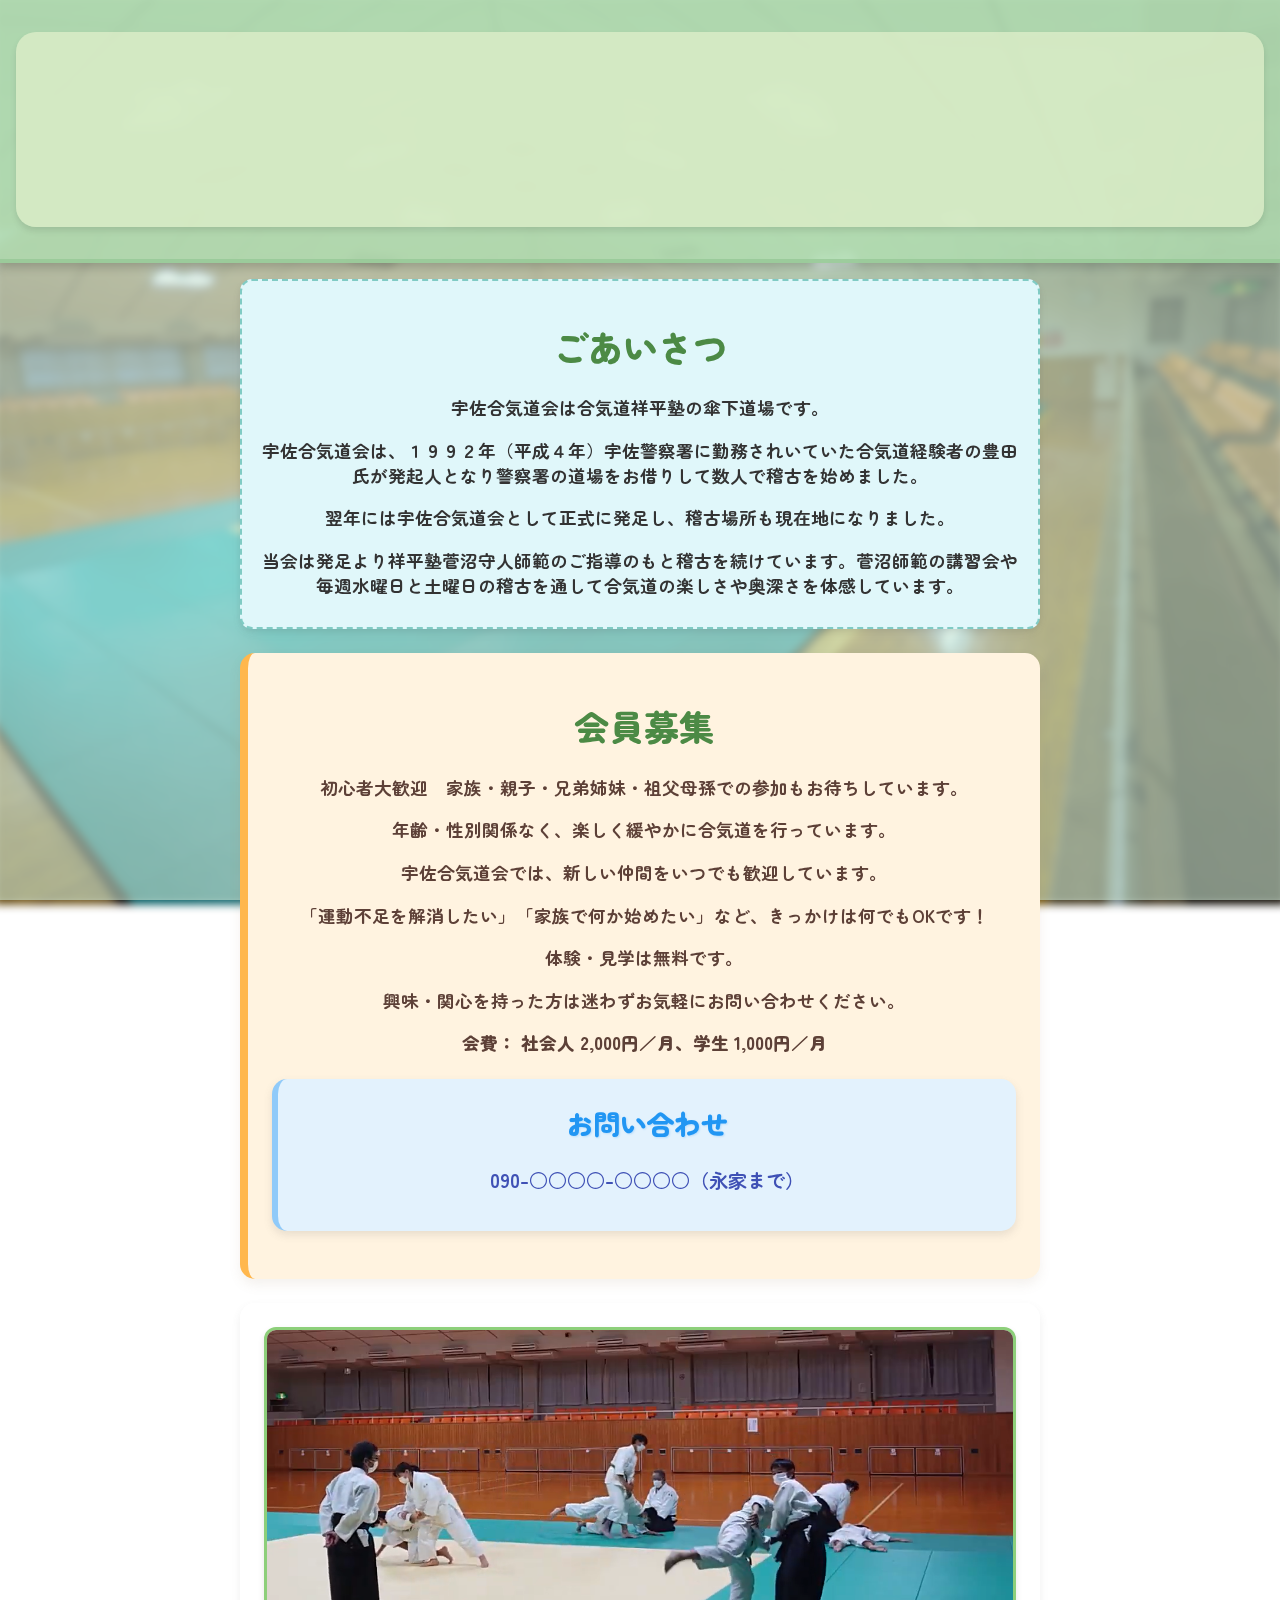
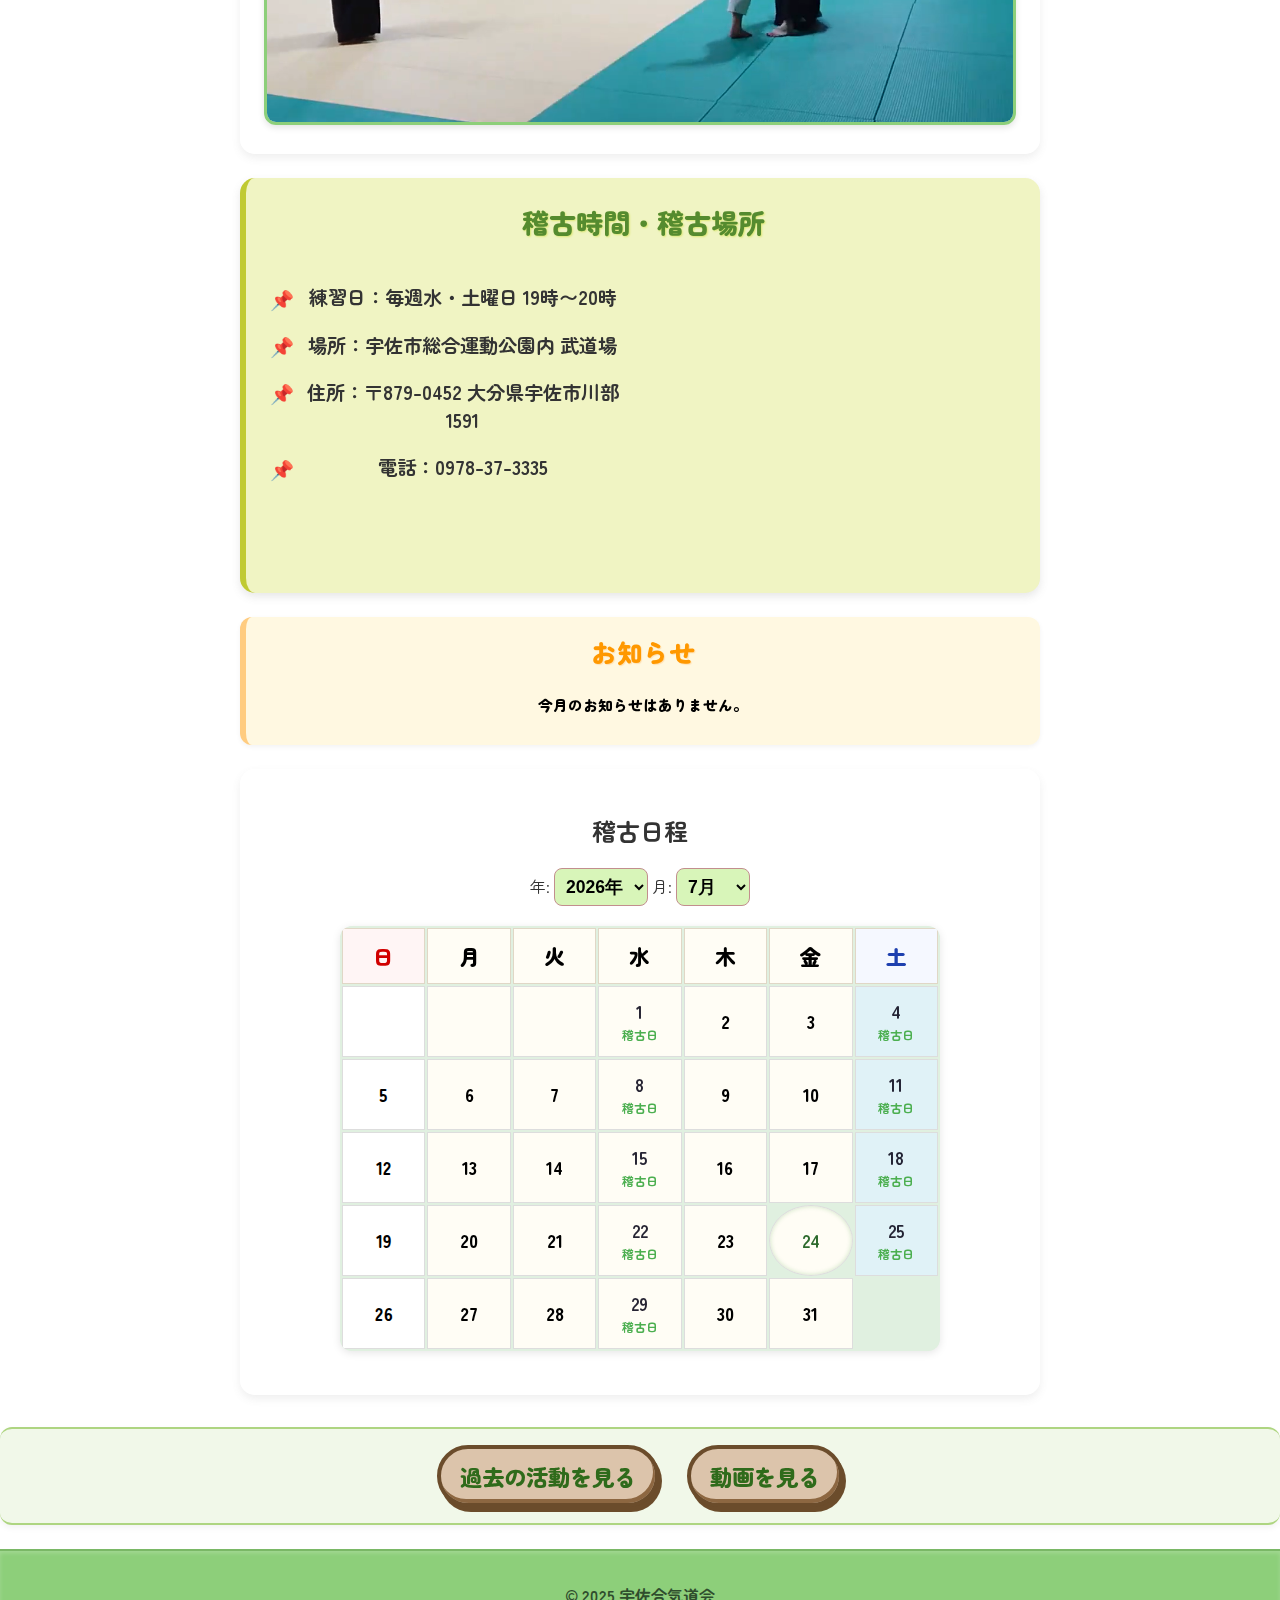
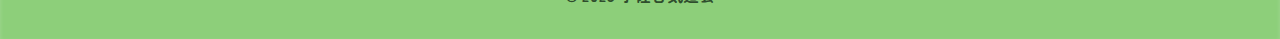
<file: index.html>
<!DOCTYPE html>
<html lang="ja">
<head>
    <meta charset="UTF-8" />
    <meta name="viewport" content="width=device-width, initial-scale=1.0"/>
    <title>メイン｜宇佐合気道会</title>
    <link rel="stylesheet" href="style.css" />
    <!-- Google Fonts: Kiwi Maru と Zen Maru Gothic の両方を読み込みます -->
    <link rel="preconnect" href="https://fonts.googleapis.com">
    <link rel="preconnect" href="https://fonts.gstatic.com" crossorigin>
    <link href="https://fonts.googleapis.com/css2?family=Kiwi+Maru:wght@300;400;500&family=Zen+Maru+Gothic:wght@300;400;500;700&display=swap" rel="stylesheet">
</head>
<body>
    <header>
        <div class="header-container">
            <div class="title-text">
                <div id="main-title">
                    <span class="char-block color-orange">宇</span>
                    <span class="char-block color-green">佐</span>
                    <span class="char-block color-blue">合</span>
                    <span class="char-block color-pink">気</span>
                    <span class="char-block color-yellow">道</span>
                    <span class="char-block color-purple">会</span>
                </div>
                <div id="sub-title">
                    <span class="char-block color-pink">ホームページにようこそ</span>
                </div>
            </div>
        </div>
    </header>
    
    <main>
        <section class="introduction">
            <h1>ごあいさつ</h1>
            <p>宇佐合気道会は合気道祥平塾の傘下道場です。</p>
            <p>宇佐合気道会は、１９９２年（平成４年）宇佐警察署に勤務されいていた合気道経験者の豊田氏が発起人となり警察署の道場をお借りして数人で稽古を始めました。</p>
            <p>翌年には宇佐合気道会として正式に発足し、稽古場所も現在地になりました。</p>
            <p>当会は発足より祥平塾菅沼守人師範のご指導のもと稽古を続けています。菅沼師範の講習会や毎週水曜日と土曜日の稽古を通して合気道の楽しさや奥深さを体感しています。</p>
            
            
        </section>
    </main> <!-- mainタグをここで閉じます。「活動紹介」と「会員募集」の間に背景が見えるようになります -->

    <!-- 各セクション間に背景が見えるようにするため、ここからmainタグの外に配置します -->

    <section class="recruit content-block"> <!-- content-blockクラスを適用 -->
        <h1>会員募集</h1>
        <p>初心者大歓迎　家族・親子・兄弟姉妹・祖父母孫での参加もお待ちしています。</p>
        <p>年齢・性別関係なく、楽しく緩やかに合気道を行っています。</p>
        <p>宇佐合気道会では、新しい仲間をいつでも歓迎しています。</p>
        <p>「運動不足を解消したい」「家族で何か始めたい」など、きっかけは何でもOKです！</p>
        <p>体験・見学は無料です。</p>
        <p>興味・関心を持った方は迷わずお気軽にお問い合わせください。</p>
        <p><strong>会費： 社会人 2,000円／月、学生 1,000円／月</strong></p>
        
        <section class="contact"> <!-- お問い合わせセクションは会員募集の中に残します -->
            <h2>お問い合わせ</h2>
            <p>090-○○○○-○○○○（永家まで）</p>
        </section>
    </section>

    <section class="image content-block"> <!-- content-blockクラスを適用 -->
        <img src="稽古風景１.png" alt="稽古の様子" />
    </section>

    <section class="info content-block"> <!-- content-blockクラスを適用 -->
        <h2>稽古時間・稽古場所</h2>
        <div class="info-container">
            <div class="info-text">
                <p>練習日：毎週水・土曜日 19時〜20時</p>
                <p>場所：宇佐市総合運動公園内 武道場</p>
                <p>住所：〒879-0452 大分県宇佐市川部1591</p>
                <p>電話：0978-37-3335</p>
            </div>
            <div class="info-map">
                <iframe
                    src="https://www.google.com/maps/embed?pb=!1m18!1m12!1m3!1d3342.0809633988135!2d131.3599911!3d33.5386907!2m3!1f0!2f0!3f0!3m2!1i1024!2i768!4f13.1!3m3!1m2!1s0x354408ad205b065d%3A0x37b9b80e85fa82c1!2z44CSODc5LTA0NTIg5aSn6Ziq5bqc5biC5a6u5Yy65bed55Sw77yS5p2x5bGx77yR!5e0!3m2!1sja!2sjp!4v1716978266500!5m2!1sja!2sjp"
                    width="100%"
                    height="300"
                    style="border:0;"
                    allowfullscreen=""
                    loading="lazy"
                    referrerpolicy="no-referrer-when-downgrade"
                ></iframe>
            </div>
        </div>
    </section>

    <section id="monthly-notice" class="notice content-block"> <!-- content-blockクラスを適用 -->
        <h2>お知らせ</h2>
    </section>

    <section class="content-block"> <!-- content-blockクラスを適用 -->
        <h2>稽古日程</h2>
        <div class="controls">
            <label for="year-select">年:</label>
            <select id="year-select"></select>
            <label for="month-select">月:</label>
            <select id="month-select">
                <option value="0">1月</option>
                <option value="1">2月</option>
                <option value="2">3月</option>
                <option value="3">4月</option>
                <option value="4">5月</option>
                <option value="5">6月</option>
                <option value="6">7月</option>
                <option value="7">8月</option>
                <option value="8">9月</option>
                <option value="9">10月</option>
                <option value="10">11月</option>
                <option value="11">12月</option>
            </select>
        </div>
        <div id="calendar-container">
            <div id="calendar"></div>
        </div>
    </section>

    <!-- サブナビゲーション -->
    <section class="sub-navigation">
        <ul>
            <li><a href="past.html" class="button-stump">過去の活動を見る</a></li>
            <li><a href="youtube.html" class="button-stump">動画を見る</a></li>
        </ul>
    </section>

    <footer>
        <p>&copy; 2025 宇佐合気道会</p>
    </footer>

    <script>
        const yearSelect = document.getElementById("year-select");
        const monthSelect = document.getElementById("month-select");
        const calendarDiv = document.getElementById("calendar");
        const monthlyNoticeSection = document.getElementById("monthly-notice");

        // holidaysオブジェクトはeventDatesに統合されたため、削除しました。
        // const holidays = {
        //     "0": [1],        // 1月1日
        //     "1": [11],       // 2月11日
        //     "4": [3, 4, 5],  // 5月3日～5日
        //     "11": [23]       // 12月23日
        // };

        const eventDates = {
            // 現在の日付は2025年6月9日なので、2025年の例をいくつか追加します
            "2025-01-01": { type: "holiday", text: "元日" },
            "2025-01-13": { type: "holiday", text: "成人の日" },
            "2025-02-11": { type: "holiday", text: "建国記念の日" },
            "2025-03-20": { type: "holiday", text: "春分の日" },
            "2025-04-29": { type: "holiday", text: "昭和の日" },
            "2025-05-03": { type: "holiday", text: "憲法記念日" },
            "2025-05-04": { type: "holiday", text: "みどりの日" },
            "2025-05-05": { type: "holiday", text: "こどもの日" },
            "2025-05-06": { type: "holiday", text: "振替休日" }, // 5月6日振替休日

            // 現在のお知らせの例
            "2025-06-14": { type: "closed", text: "稽古休み" }, // 6月14日（土）は稽古はお休みです
            "2025-06-29": { type: "event", text: "昇級昇段審査会" }, // 6月29日（日）は宇佐道場にて昇級昇段審査会が行われます

            // 今後のイベント例（適宜追加・変更してください）
            "2025-07-21": { type: "holiday", text: "海の日" },
            "2025-08-11": { type: "holiday", text: "山の日" },
            "2025-08-13": { type: "closed", text: "お盆休み" },
            "2025-08-14": { type: "closed", text: "お盆休み" },
            "2025-08-15": { type: "closed", text: "お盆休み" },
            "2025-09-15": { type: "holiday", text: "敬老の日" },
            "2025-09-23": { type: "holiday", text: "秋分の日" },
            "2025-10-13": { type: "holiday", text: "スポーツの日" },
            "2025-11-03": { type: "holiday", text: "文化の日" },
            "2025-11-23": { type: "holiday", text: "勤労感謝の日" },
            "2025-11-24": { type: "holiday", text: "振替休日" },
            "2025-12-31": { type: "closed", text: "年末休み" },
        };

        const currentYear = new Date().getFullYear();
        const currentMonth = new Date().getMonth();

        // 年のセレクト作成（±5年）
        for (let y = currentYear - 5; y <= currentYear + 5; y++) {
            const opt = document.createElement("option");
            opt.value = y;
            opt.textContent = y + "年";
            if (y === currentYear) opt.selected = true;
            yearSelect.appendChild(opt);
        }

        // 月の初期値を現在の月に
        monthSelect.value = currentMonth;

        const days = ["日", "月", "火", "水", "木", "金", "土"];

        function renderCalendar(year, month) {
            const date = new Date(year, month, 1);
            const lastDate = new Date(year, month + 1, 0).getDate();

            let html = `<table id="calendar-table"><thead><tr>`;
            for (let d of days) {
                html += `<th>${d}</th>`;
            }
            html += `</tr></thead><tbody><tr>`;

            for (let i = 0; i < date.getDay(); i++) {
                html += `<td></td>`;
            }

            for (let d = 1; d <= lastDate; d++) {
                const current = new Date(year, month, d);
                const day = current.getDay();
                // ISO 8601形式のYYYY-MM-DDを生成
                const formattedDate = `${year}-${(month + 1).toString().padStart(2, '0')}-${d.toString().padStart(2, '0')}`;

                let classes = [];
                let additionalText = ''; // 日付の下に表示するテキスト

                // 稽古日（水曜日・土曜日）の判定
                const isTrainingDay = (day === 3 || day === 6);

                // イベントデータからの情報取得
                const eventInfo = eventDates[formattedDate];
                const isClosedDay = eventInfo && eventInfo.type === "closed"; // 稽古休みの日
                const isHoliday = eventInfo && eventInfo.type === "holiday"; // 祝日

                // 曜日のクラスを追加
                if (day === 0) classes.push("sun");
                if (day === 6) classes.push("sat");

                // 稽古日の処理
                if (isTrainingDay) {
                    classes.push("training");
                    additionalText = '<span class="training-text">稽古日</span>';
                }

                // 祝日の処理（最優先）
                if (isHoliday) {
                    classes = ["holiday"]; // 祝日の場合は、他のクラスをリセット
                    if (day === 0) classes.push("sun"); // 祝日が日曜の場合は日曜のクラスも追加
                    if (day === 6) classes.push("sat"); // 祝日が土曜の場合は土曜のクラスも追加
                    additionalText = `<span class="event-text">${eventInfo.text}</span>`; // 祝日名を表示
                } else if (isClosedDay) { // クローズ日（稽古休み）の表示（祝日より優先度が低い）
                    classes.push("closed-day"); // クローズ用のクラスを追加
                    additionalText = `<span class="closed-text">${eventInfo.text}</span>`; // クローズ理由を表示
                } else if (eventInfo && eventInfo.type === "event") { // その他のイベント
                    classes.push("event");
                    additionalText = `<span class="event-text">${eventInfo.text}</span>`;
                }
                
                // 今日
                const isToday = current.toDateString() === new Date().toDateString();
                if (isToday) classes.push("today");

                html += `<td class="${classes.join(" ")}">${d}${additionalText}</td>`;
                if (day === 6 && d !== lastDate) html += `</tr><tr>`;
            }

            html += `</tr></tbody></table>`;
            calendarDiv.innerHTML = html;
        }

        // 月ごとのお知らせを更新する関数
        function updateMonthlyNoticeSection(year, month) {
            let noticeHtml = '<h2>お知らせ</h2>';
            let hasNotice = false;

            const noticesForCurrentMonth = Object.keys(eventDates)
                .filter(dateStr => {
                    const [y, m, d] = dateStr.split('-').map(Number);
                    return y === year && (m - 1) === month; // 月は0から始まるため -1
                })
                .sort(); // 日付順にソート

            if (noticesForCurrentMonth.length > 0) {
                noticesForCurrentMonth.forEach(dateStr => {
                    const eventInfo = eventDates[dateStr];
                    const dateObj = new Date(dateStr);
                    const displayDate = `${dateObj.getMonth() + 1}月${dateObj.getDate()}日（${days[dateObj.getDay()]}）`;
                    noticeHtml += `<p><small>${displayDate}は${eventInfo.text}。</small></p>`;
                    hasNotice = true;
                });
            }

            if (!hasNotice) {
                noticeHtml += '<p><small>今月のお知らせはありません。</small></p>';
            }
            monthlyNoticeSection.innerHTML = noticeHtml;
            // monthlyNoticeSection に .notice クラスを追加（元々あるかもしれませんが念のため）
            monthlyNoticeSection.classList.add('notice');
        }


        // 初期表示
        renderCalendar(currentYear, currentMonth);
        updateMonthlyNoticeSection(currentYear, currentMonth); // 初期表示時のお知らせ

        yearSelect.addEventListener("change", () => {
            const year = parseInt(yearSelect.value);
            const month = parseInt(monthSelect.value);
            renderCalendar(year, month);
            updateMonthlyNoticeSection(year, month); // 年変更時のお知らせ更新
        });

        monthSelect.addEventListener("change", () => {
            const year = parseInt(yearSelect.value);
            const month = parseInt(monthSelect.value);
            renderCalendar(year, month);
            updateMonthlyNoticeSection(year, month); // 月変更時のお知らせ更新
        });
    </script>
</body>
</html>
</file>
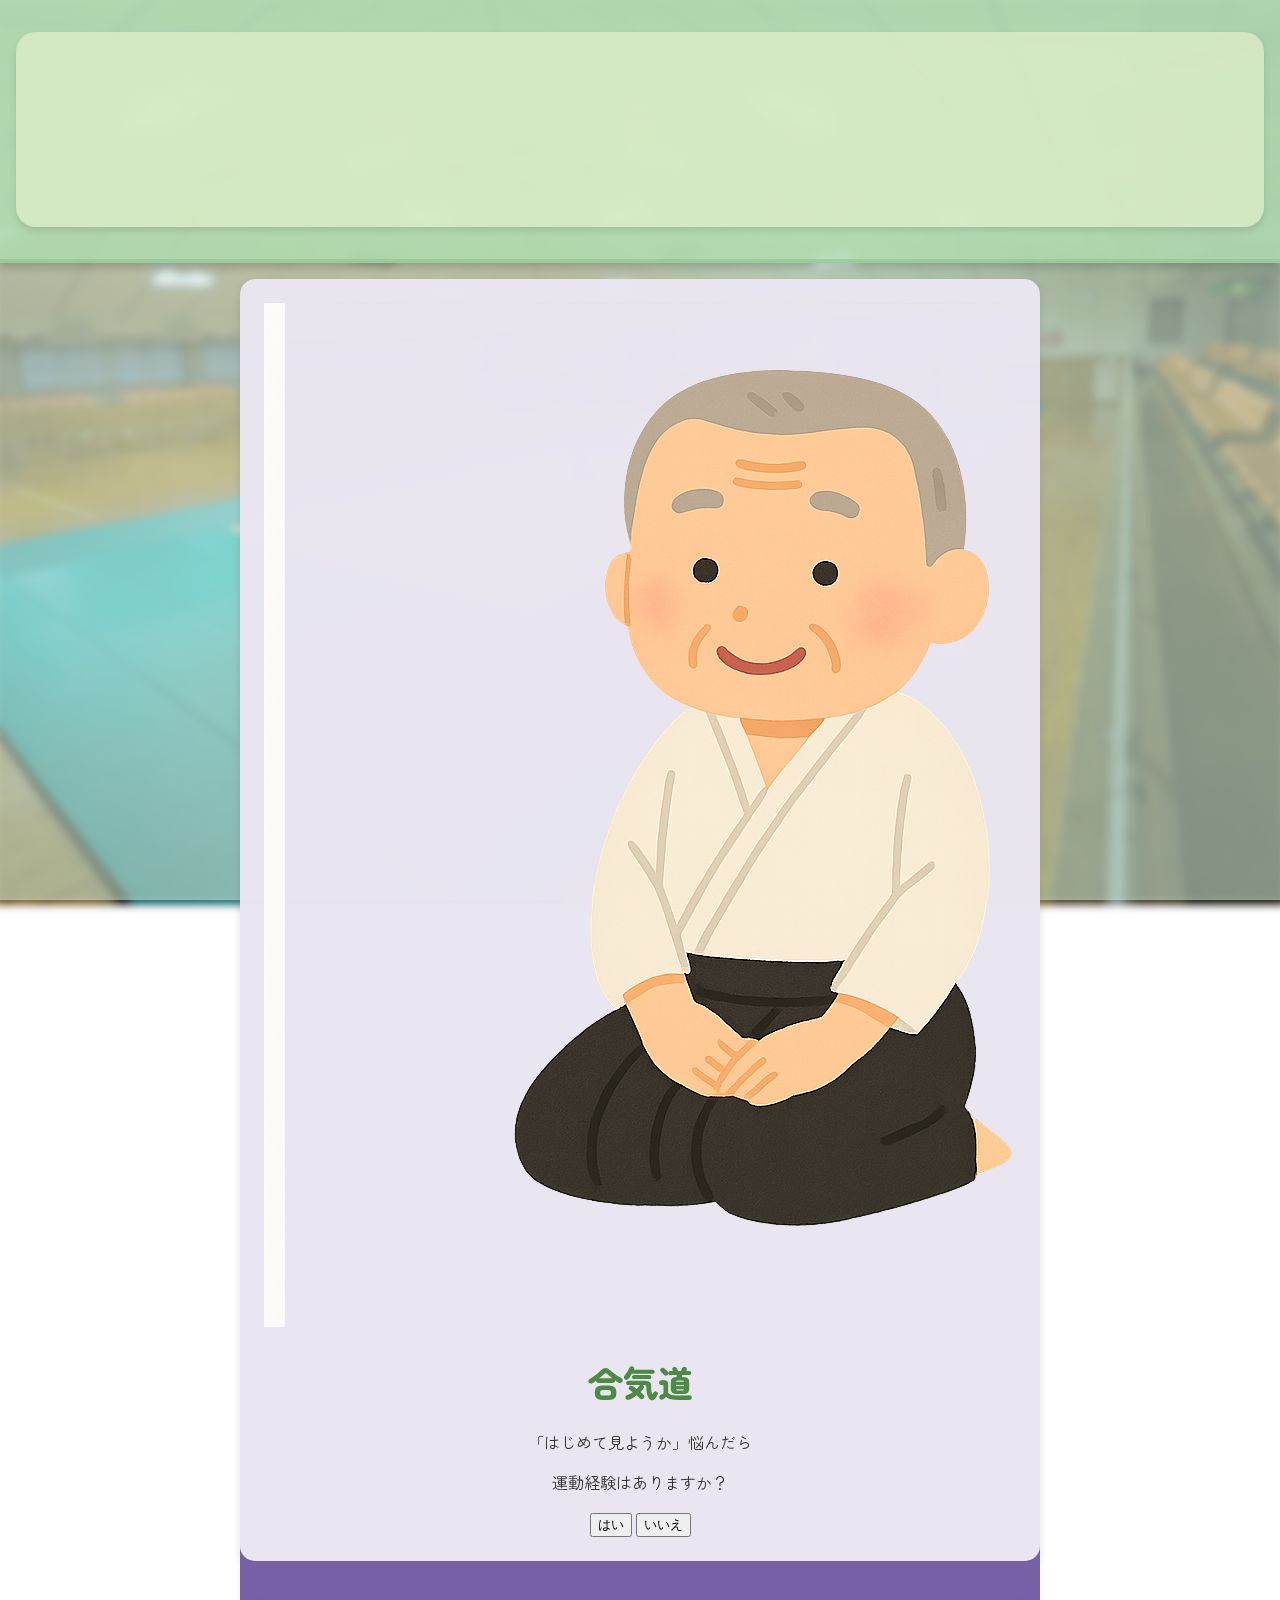
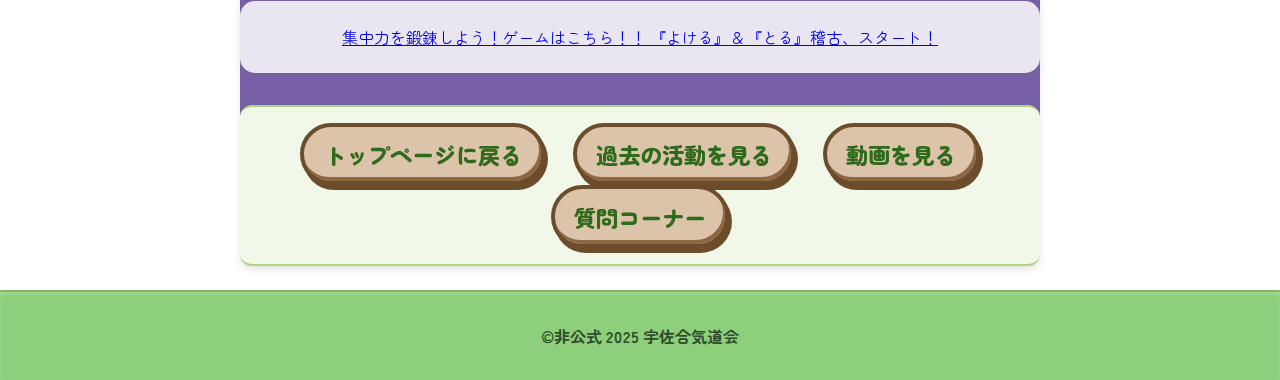
<file: aiki-flow.html>
<!DOCTYPE html>
<html lang="ja">
<head>
    <meta charset="UTF-8" />
    <meta name="viewport" content="width=device-width, initial-scale=1.0"/>
    <title>はじめてみようか悩んだら | フローチャート｜宇佐合気道会</title>
    <link rel="stylesheet" href="style.css" /> 
    
    <link rel="preconnect" href="https://fonts.googleapis.com">
    <link rel="preconnect" href="https://fonts.gstatic.com" crossorigin>
    <link href="https://fonts.googleapis.com/css2?family=Kiwi+Maru:wght@300;400;500&family=Zen+Maru+Gothic:wght@300;400;500;700&display=swap" rel="stylesheet">
</head>
<body>
    <header>
        <div class="header-container">
            <div class="title-text">
                <div id="main-title">
                    <span class="char-block color-orange">宇</span>
                    <span class="char-block color-green">佐</span>
                    <span class="char-block color-blue">合</span>
                    <span class="char-block color-pink">気</span>
                    <span class="char-block color-yellow">道</span>
                    <span class="char-block color-purple">会</span>
                </div>
                <div id="sub-title">
                    <span class="char-block color-blue">適性診断＆ミニゲーム</span>
                </div>
            </div>
        </div>
    </header>
    
    <main>
        <section id="flow-section-plaque">
            <div class="flow-main-title">
                <img src="sihanaikon.png" alt="合気道アイコン" class="swing-icon" />
                <h1>合気道</h1>
                <p>「はじめて見ようか」悩んだら</p>
            </div>

            <div id="flow-container">
                <div id="flow-content">
                    <p id="question-text">診断を開始します...</p>
                    <div id="result-description" style="display: none;"></div>
                </div>
                
                <div id="flow-controls">
                    <button id="yes-button" class="leaf-btn yes">はい</button>
                    <button id="no-button" class="leaf-btn no">いいえ</button>
                    <button id="restart-button" class="leaf-btn restart" style="display:none;">もう一度診断する✨</button>
                </div>
            </div>
        </section>
        
        <section class="result-area" id="game-start-area" style="text-align: center; margin-top: 40px;">
            <a href="aiki_dodge.html" class="btn btn-3d-flip btn-3d-flip2">
                <span class="btn-3d-flip-box2">
                    <span class="btn-3d-flip-box-face btn-3d-flip-box-face--front-game">
                        集中力を鍛錬しよう！ゲームはこちら！！
                    </span>
                    <span class="btn-3d-flip-box-face btn-3d-flip-box-face--back-game">
                        『よける』＆『とる』稽古、スタート！
                    </span>
                </span>
            </a>
        </section>    

        <section class="sub-navigation">
            <ul>
                <li><a href="index.html" class="button-stump">トップページに戻る</a></li>
                <li><a href="past.html" class="button-stump">過去の活動を見る</a></li>
                <li><a href="youtube.html" class="button-stump">動画を見る</a></li>
                <li><a href="faq.html" class="button-stump">質問コーナー</a></li>
            </ul>
        </section>
    </main>

    <footer>
        <p>©非公式 2025 宇佐合気道会</p>
    </footer>

    <script src="aiki-flow-style.js" defer></script> 
</body>
</html>
</file>
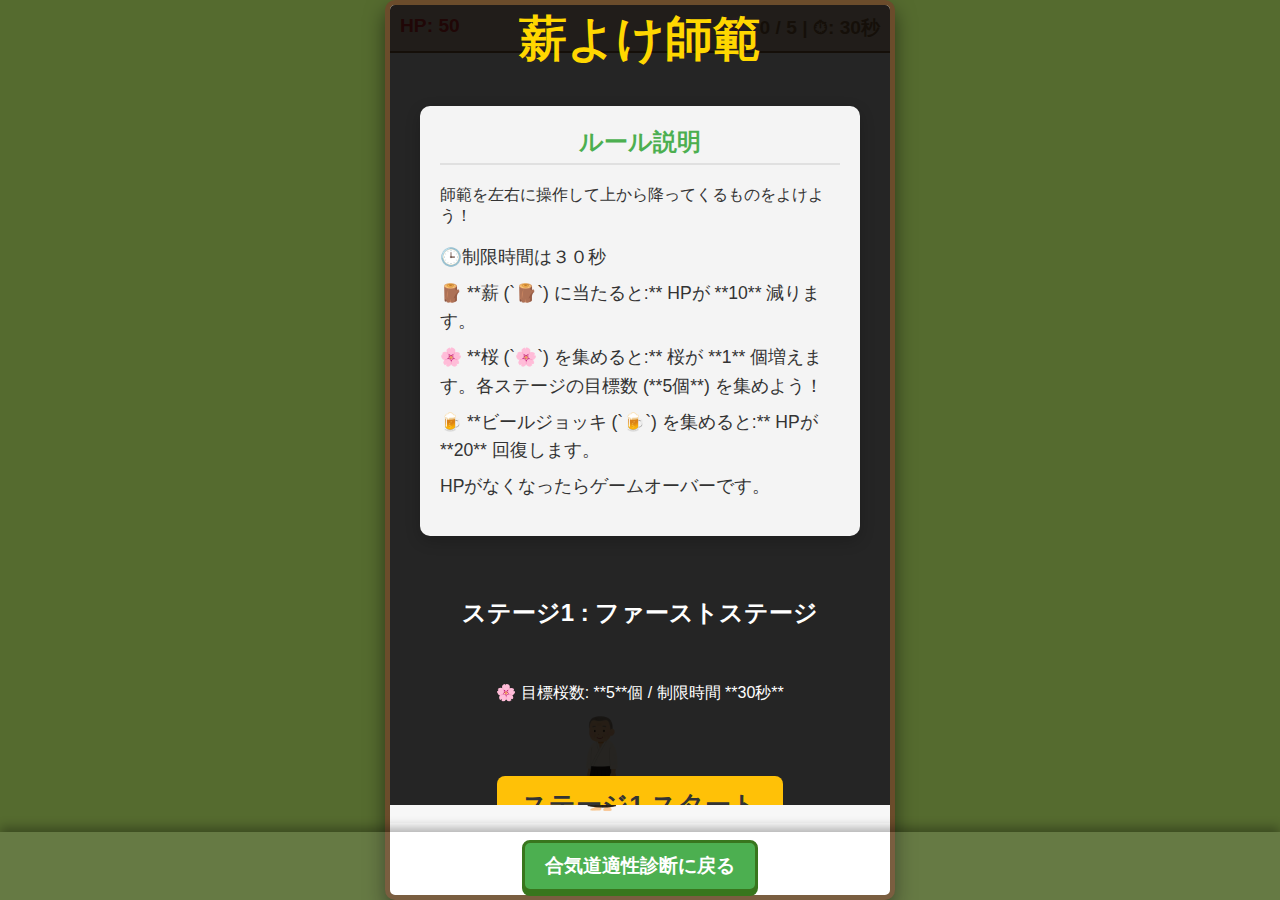
<file: aiki_dodge.html>
<!DOCTYPE html>
<html lang="ja">
<head>
    <meta charset="UTF-8">
    <meta name="viewport" content="width=device-width, initial-scale=1.0">
    <title>合気道師範の薪よけゲーム</title>
    <link rel="stylesheet" href="aiki_dodge.css">
</head>
<body>
    <div id="game-container">
        <div id="status-bar">
            <div id="hp">HP: 50</div>
            <div id="score">桜: 0 / 5</div>
            <button id="end-game-button" style="display: none;">ゲームを終了</button>
        </div>

       
        <div id="game-area">
            <img id="player" src="sihanaikon5.png" alt="合気道師範のイラスト">
        </div>

        <div id="overlay">
            <h1 id="title">薪よけ師範</h1>
            <div id="rules-box">
                <h2>ルール説明</h2>
                <p>師範を左右に操作して上から降ってくるものをよけよう！</p>
                <ul>
                    <li>🕒制限時間は３０秒</li>
                    <li>🪵 **薪 (`🪵`) に当たると:** HPが **10** 減ります。</li>
                    <li>🌸 **桜 (`🌸`) を集めると:** 桜が **1** 個増えます。各ステージの目標数 (**5個**) を集めよう！</li>
                    <li>🍺 **ビールジョッキ (`🍺`) を集めると:** HPが **20** 回復します。</li>
                    <li>HPがなくなったらゲームオーバーです。</li>
                </ul>
            </div>

            <div id="pause-menu" style="display: none; text-align: center; margin-top: 20px;">
                <h3>ゲーム中断中</h3>
                <button id="resume-button">ゲームに戻る</button>
                <button id="quit-button" style="margin-left: 10px;">ゲームを終了する</button>
            </div>
            
            <p id="message">クリックまたはタップでスタート</p>
            <button id="start-button">ゲームスタート</button>

        </div>

        <div id="mobile-controls">
            <button id="left-button">← 左</button>
            <button id="right-button">右 →</button>
        </div>

        

    </div>

        <div id="flow-button-container">
            <button id="return-to-flow-button" class="action-button">合気道適性診断に戻る</button>
            
        </div>


    <script src="aiki_dodge.js"></script>
</body>
</html>
</file>
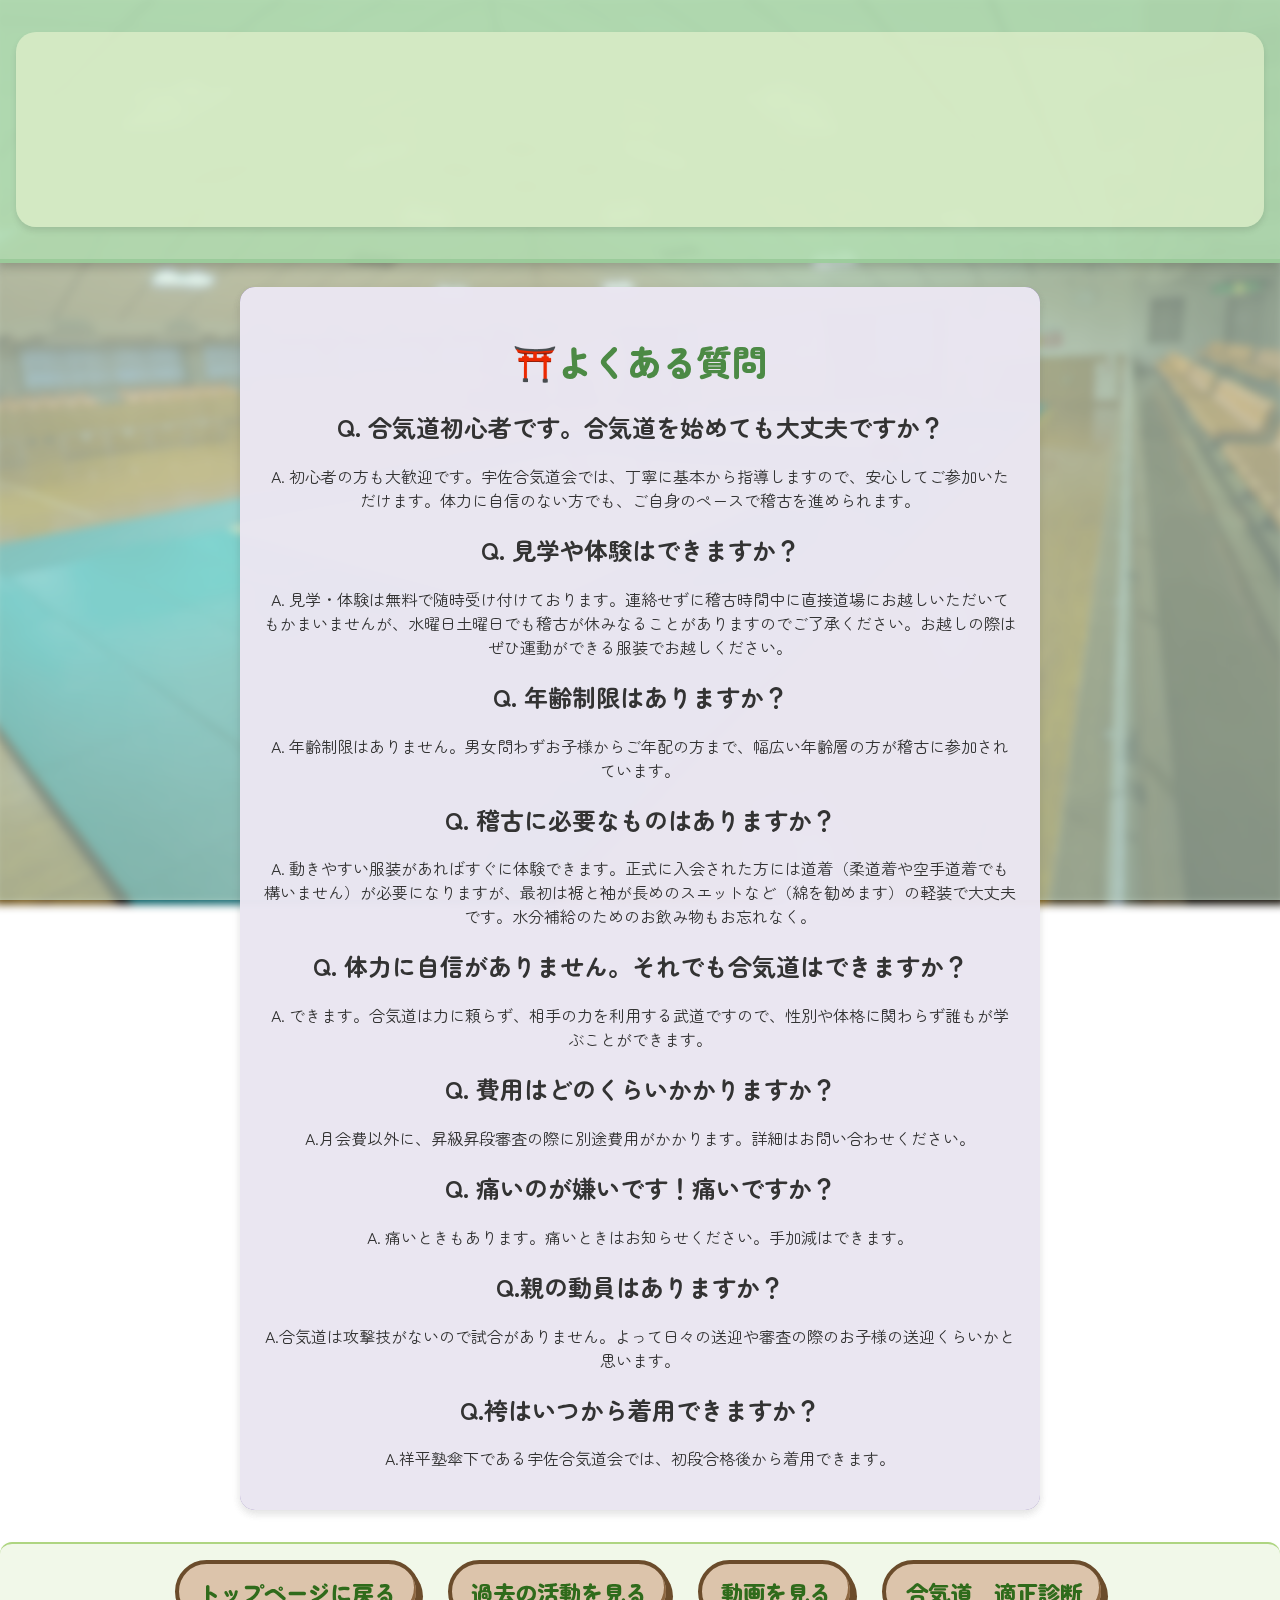
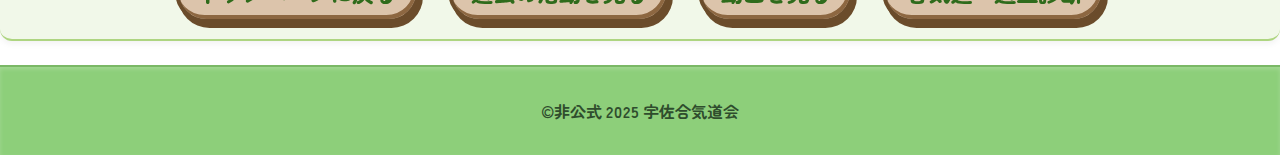
<file: faq.html>
<!DOCTYPE html>
<html lang="ja">
<head>
    <meta charset="UTF-8" />
    <meta name="viewport" content="width=device-width, initial-scale=1.0"/>
    <title>質問コーナー｜宇佐合気道会</title>
    <link rel="stylesheet" href="style.css" />
    <!-- Google Fonts: Kiwi Maru と Zen Maru Gothic の両方を読み込みます -->
    <link rel="preconnect" href="https://fonts.googleapis.com">
    <link rel="preconnect" href="https://fonts.gstatic.com" crossorigin>
    <link href="https://fonts.googleapis.com/css2?family=Kiwi+Maru:wght@300;400;500&family=Zen+Maru+Gothic:wght@300;400;500;700&display=swap" rel="stylesheet">
</head>
<body>
    <header>
        <div class="header-container">
            <div class="title-text">
                <div id="main-title">
                    <span class="char-block color-orange">宇</span>
                    <span class="char-block color-green">佐</span>
                    <span class="char-block color-blue">合</span>
                    <span class="char-block color-pink">気</span>
                    <span class="char-block color-yellow">道</span>
                    <span class="char-block color-purple">会</span>
                </div>
                <div id="sub-title">
                    <span class="char-block color-blue">質問コーナー</span>
                </div>
            </div>
        </div>
    </header>
    
    <main>
        <section class="faq-section content-block">
            <h1>⛩️よくある質問</h1>
            
            <div class="faq-item">
                <h2 class="question">Q. 合気道初心者です。合気道を始めても大丈夫ですか？</h2>
                <p class="answer">A. 初心者の方も大歓迎です。宇佐合気道会では、丁寧に基本から指導しますので、安心してご参加いただけます。体力に自信のない方でも、ご自身のペースで稽古を進められます。</p>
            </div>

            <div class="faq-item">
                <h2 class="question">Q. 見学や体験はできますか？</h2>
                <p class="answer">A. 見学・体験は無料で随時受け付けております。連絡せずに稽古時間中に直接道場にお越しいただいてもかまいませんが、水曜日土曜日でも稽古が休みなることがありますのでご了承ください。お越しの際はぜひ運動ができる服装でお越しください。</p>
            </div>

            <div class="faq-item">
                <h2 class="question">Q. 年齢制限はありますか？</h2>
                <p class="answer">A. 年齢制限はありません。男女問わずお子様からご年配の方まで、幅広い年齢層の方が稽古に参加されています。</p>
            </div>

            <div class="faq-item">
                <h2 class="question">Q. 稽古に必要なものはありますか？</h2>
                <p class="answer">A. 動きやすい服装があればすぐに体験できます。正式に入会された方には道着（柔道着や空手道着でも構いません）が必要になりますが、最初は裾と袖が長めのスエットなど（綿を勧めます）の軽装で大丈夫です。水分補給のためのお飲み物もお忘れなく。</p>
            </div>

            <div class="faq-item">
                <h2 class="question">Q. 体力に自信がありません。それでも合気道はできますか？</h2>
                <p class="answer">A. できます。合気道は力に頼らず、相手の力を利用する武道ですので、性別や体格に関わらず誰もが学ぶことができます。</p>
            </div>

            <div class="faq-item">
                <h2 class="question">Q. 費用はどのくらいかかりますか？</h2>
                <p class="answer">A.月会費以外に、昇級昇段審査の際に別途費用がかかります。詳細はお問い合わせください。</p>
            </div>

            <div class="faq-item">
                <h2 class="question">Q. 痛いのが嫌いです！痛いですか？</h2>
                <p class="answer">A. 痛いときもあります。痛いときはお知らせください。手加減はできます。</p>
            </div>

            <div class="faq-item">
                <h2 class="question">Q.親の動員はありますか？</h2>
                <p class="answer">A.合気道は攻撃技がないので試合がありません。よって日々の送迎や審査の際のお子様の送迎くらいかと思います。 </p>
            </div>

            <div class="faq-item">
                <h2 class="question">Q.袴はいつから着用できますか？</h2>
                <p class="answer">A.祥平塾傘下である宇佐合気道会では、初段合格後から着用できます。 </p>
            </div>
        </section>
    </main>
    
    <!-- サブナビゲーション -->
    <section class="sub-navigation">
        <ul>
            <li><a href="index.html" class="button-stump">トップページに戻る</a></li>
            <li><a href="past.html" class="button-stump">過去の活動を見る</a></li>
            <li><a href="youtube.html" class="button-stump">動画を見る</a></li>
            <li><a href="aiki-flow.html" class="button-stump">合気道　適正診断</a></li>
        </ul>
    </section>
    
    <footer>
        <p>&copy;非公式 2025 宇佐合気道会</p>
    </footer>
</body>
</html>
</file>
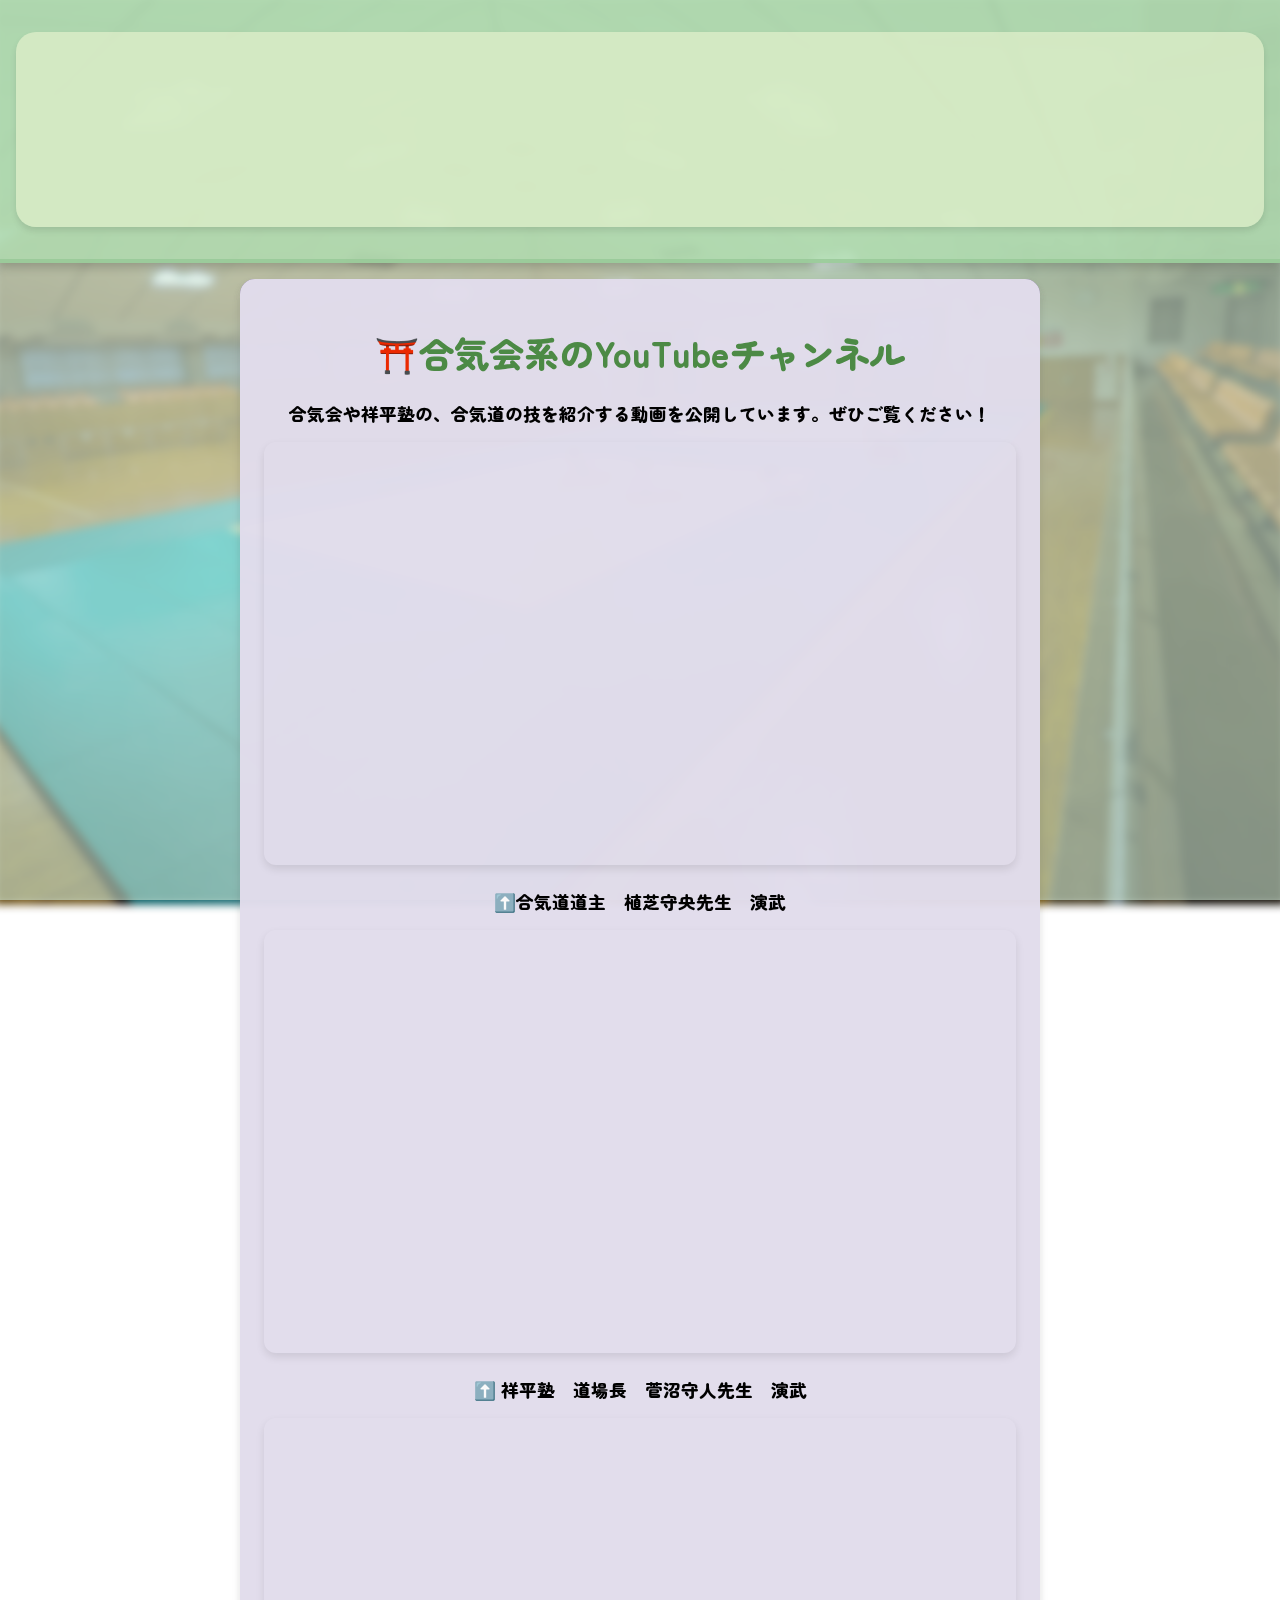
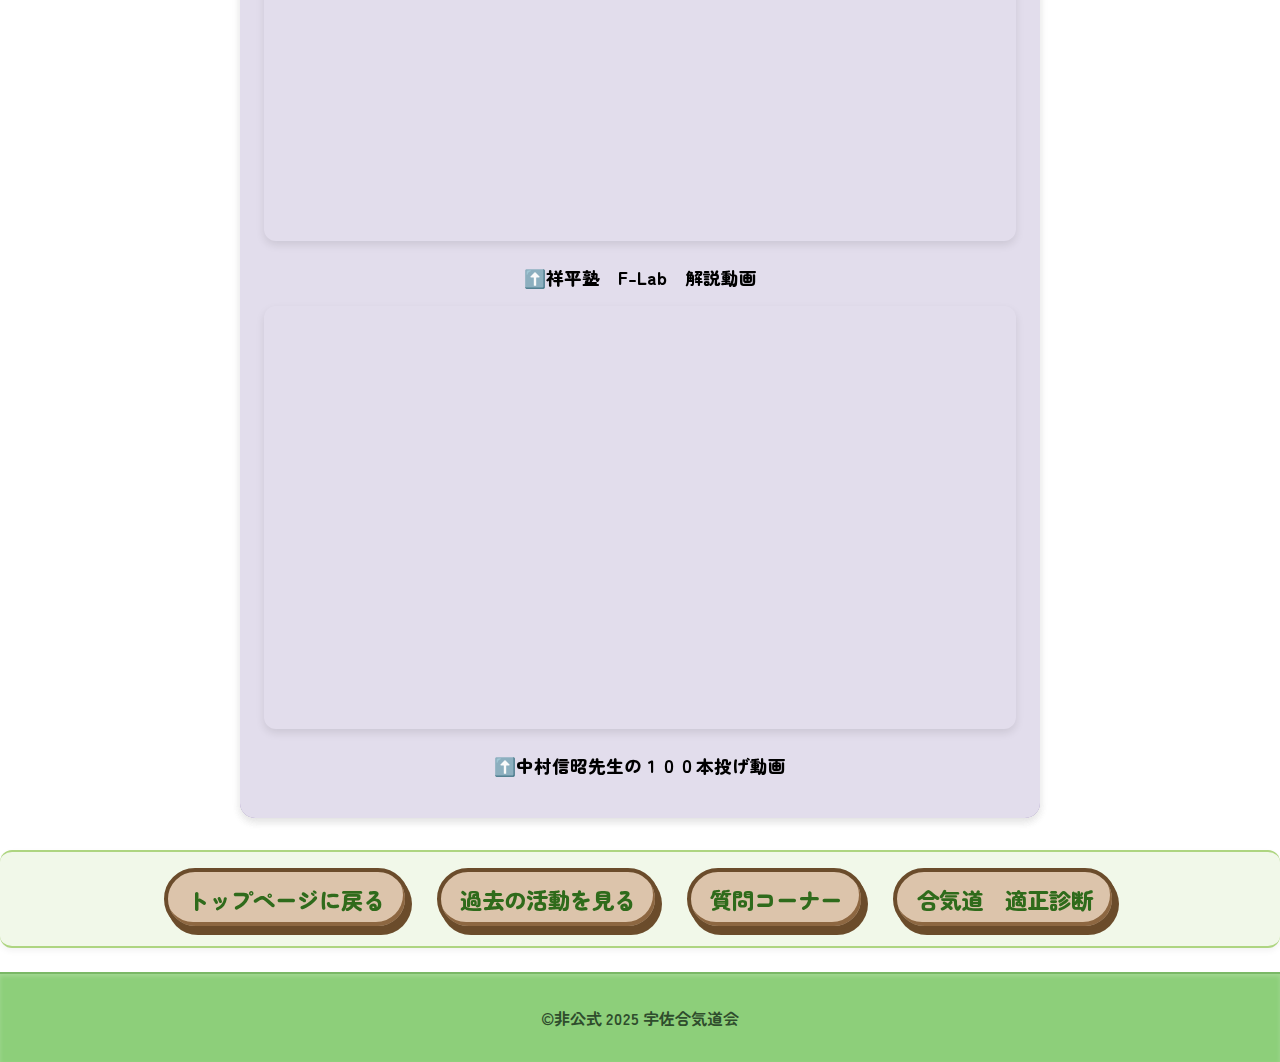
<file: youtube.html>
<!DOCTYPE html>
<html lang="ja">
<head>
    <meta charset="UTF-8" />
    <meta name="viewport" content="width=device-width, initial-scale=1.0"/>
    <title>動画ギャラリー｜宇佐合気道会</title>
    <link rel="stylesheet" href="style.css" />
    <!-- Google Fonts: Kiwi Maru と Zen Maru Gothic の両方を読み込みます -->
    <link rel="preconnect" href="https://fonts.googleapis.com">
    <link rel="preconnect" href="https://fonts.gstatic.com" crossorigin>
    <link href="https://fonts.googleapis.com/css2?family=Kiwi+Maru:wght@300;400;500&family=Zen+Maru+Gothic:wght@300;400;500;700&display=swap" rel="stylesheet">
</head>

<body>
    <header>
        <div class="header-container">
            <div class="title-text">
                <div id="main-title">
                    <span class="char-block color-orange">宇</span>
                    <span class="char-block color-green">佐</span>
                    <span class="char-block color-blue">合</span>
                    <span class="char-block color-pink">気</span>
                    <span class="char-block color-yellow">道</span>
                    <span class="char-block color-purple">会</span>
                </div>
                <div id="sub-title">
                    <span class="char-block color-blue">おすすめ動画</span>
                </div>
            </div>
        </div>
    </header>
    
    <main>
        <section class="youtube-gallery">
            <h1>⛩️合気会系のYouTubeチャンネル</h1>
            <p>合気会や祥平塾の、合気道の技を紹介する動画を公開しています。ぜひご覧ください！</p>
            
            <!-- 1つ目の動画 -->
            <div class="youtube-video-container">
                <iframe src="https://www.youtube.com/embed/PoLjJb8uJo0?si=bviEPBd_KhPmU8Jw" 
                        title="YouTube video player" 
                        frameborder="0" 
                        allow="accelerometer; autoplay; clipboard-write; encrypted-media; gyroscope; picture-in-picture; web-share" 
                        referrerpolicy="strict-origin-when-cross-origin" 
                        allowfullscreen></iframe>
            </div>
            <p><span class="swing-icon">⬆️</span>合気道道主　植芝守央先生　演武</p> 
            
            <!-- 2つ目の動画 -->
            <div class="youtube-video-container">
                <iframe src="https://www.youtube.com/embed/XpmAN6IpKiA?si=mRxsKQefUh1Wbvwn&amp;start=11" 
                        title="YouTube video player" 
                        frameborder="0" 
                        allow="accelerometer; autoplay; clipboard-write; encrypted-media; gyroscope; picture-in-picture; web-share" 
                        referrerpolicy="strict-origin-when-cross-origin" 
                        allowfullscreen></iframe>
            </div>
            <p><span class="swing-icon">⬆️</span> 祥平塾　道場長　菅沼守人先生　演武</p>


            <!-- 3つ目の動画 -->
            <div class="youtube-video-container">
                <iframe src="https://www.youtube.com/embed/SmJQc5gQSvQ?si=vm6liTzgjw3sD8tQ" 
                        title="YouTube video player" 
                        frameborder="0" 
                        allow="accelerometer; autoplay; clipboard-write; encrypted-media; gyroscope; picture-in-picture; web-share" 
                        referrerpolicy="strict-origin-when-cross-origin" 
                        allowfullscreen></iframe>
            </div>
            <p><span class="swing-icon">⬆️</span>祥平塾　F-Lab　解説動画</p>

            <!-- 4つ目の動画 -->
            <div class="youtube-video-container">
                <iframe src="https://www.youtube.com/embed/4vjw88UffYw?si=ZUZjstYXUNC7LAHJ" 
                        title="YouTube video player" 
                        frameborder="0" 
                        allow="accelerometer; autoplay; clipboard-write; encrypted-media; gyroscope; picture-in-picture; web-share" 
                        referrerpolicy="strict-origin-when-cross-origin" 
                        allowfullscreen></iframe>
            </div>
            <p><span class="swing-icon">⬆️</span>中村信昭先生の１００本投げ動画</p>
        </section>
    </main>
    
    <!-- サブナビゲーションを<footer>の直前に戻す -->
    <section class="sub-navigation">
        <ul>
            <li><a href="index.html" class="button-stump">トップページに戻る</a></li>
            <li><a href="past.html" class="button-stump">過去の活動を見る</a></li>
            <li><a href="faq.html" class="button-stump">質問コーナー</a></li>
            <li><a href="aiki-flow.html" class="button-stump">合気道　適正診断</a></li>
        </ul>
    </section>
    
    <footer>
        <p>&copy;非公式 2025 宇佐合気道会</p>
    </footer>
</body>
</html>
</file>
<file: style.css>
/*
 * style.css
 * 宇佐合気道会のウェブサイトの共通スタイルシート
 * レスポンシブデザイン、アニメーション、レイアウトを定義します。
 */

/* -----------------------------
   1. ベーススタイル
----------------------------- */
/* 全ての要素にbox-sizing: border-box;を適用することで、
   パディングとボーダーが要素の幅と高さに含まれるようにします。
   これにより、レイアウトの計算がより予測しやすくなります。
*/
html {
    box-sizing: border-box;
}
*, *::before, *::after {
    box-sizing: inherit;
}

body {
    font-family: 'Zen Maru Gothic', 'Hiragino Kaku Gothic ProN', sans-serif;
    color: #333; /* 元々の濃いグレー。他の部分で黒を指定するためこのままとします。 */
    text-align: center;
    padding: 0; /* body全体のパディングをリセット */
    position: relative;
    z-index: 1;
    min-height: 100vh;
    margin: 0;
    overflow-x: hidden; /* 横方向のスクロールを強制的に防ぎます */
}

/* 背景画像の設定: 宇佐神宮のイラスト */
body::before {
    content: '';
    position: fixed; /* 画面全体に固定 */
    top: 0;
    left: 0;
    width: 100%;
    height: 100%;
    background-image: url('稽古.jpg'); /* イラスト画像のパス */
    background-size: cover; /* 画面いっぱいに拡大縮小 */
    background-position: center; /* 中央に配置 */
    background-repeat: no-repeat; /* 繰り返しなし */
    filter: blur(4px); /* ぼかしの度合いを4pxに設定 */
    -webkit-filter: blur(4px); /* Safari対応 */
    z-index: -1; /* コンテンツの下に配置 */
    transform: scale(1.01); /* ぼかしで端が途切れるのを防ぐためにわずかに拡大 */
}

/* 背景の半透明オーバーレイ: パステルグリーン */
body::after {
    content: '';
    position: fixed;
    top: 0;
    left: 0;
    width: 100%;
    height: 100%;
    background-color: rgba(212, 237, 218, 0.6); /* パステルグリーンを半透明に */
    z-index: -1;
}

/* リンクとボタンの遷移効果 */
a, button {
    transition: all 0.3s ease; /* ホバー時の滑らかなアニメーション */
}

/* リストアイテムの左パディング */
ul {
    padding-left: 1.2rem;
}

/* フェードイン＆少し浮き上がるアニメーションのキーフレーム */
@keyframes fadeInUp {
    from {
        opacity: 0;
        transform: translateY(20px);
    }
    to {
        opacity: 1;
        transform: translateY(0);
    }
}

/* 単純なフェードインアニメーションのキーフレーム */
@keyframes fadeIn {
    from { opacity: 0; }
    to { opacity: 1; }
}


/* -----------------------------
   2. レイアウト構造
----------------------------- */
main {
    max-width: 800px; /* PC表示でのメインコンテンツの最大幅 */
    margin: 1rem auto; /* 上下1rem、左右自動（中央揃え）の余白 */
    background: rgba(96, 68, 152, 0.85); /* 半透明の背景色 */
    border-radius: 15px;
    box-shadow: 0 4px 8px rgba(100, 100, 100, 0.1);
    z-index: 2;
    position: relative;
    box-sizing: border-box; /* パディングを幅に含める */
}

section {
    background: rgba(255, 255, 255, 0.85); /* 半透明の白背景 */
    padding: 1.5rem; /* セクション内のパディング */
    margin-bottom: 1.5rem;
    border-radius: 15px;
    box-shadow: 0 4px 8px rgba(100, 100, 100, 0.1);
    z-index: 2;
    position: relative;
    box-sizing: border-box; /* パディングを幅に含める */
}

/* main の外に配置されるセクションのための共通スタイルを追加します */
.content-block {
    width: 100%; /* 親要素の幅いっぱいに広げる */
    max-width: 800px; /* mainと同じ最大幅 */
    margin: 1.5rem auto; /* 上下に1.5remの余白、左右自動で中央寄せ */
    background: rgba(255, 255, 255, 0.85); /* sectionの既存背景色を再適用 */
    padding: 1.5rem; /* sectionの既存パディングを再適用 */
    border-radius: 15px; /* sectionの既存角丸を再適用 */
    box-shadow: 0 4px 8px rgba(100, 100, 100, 0.1); /* sectionの既存影を再適用 */
    z-index: 2;
    position: relative;
    box-sizing: border-box;
}


/* -----------------------------
   3. 共通要素
----------------------------- */
.image img {
    max-width: 100%;
    border-radius: 12px;
    border: 3px solid #8dcf7a;
    box-shadow: 0 3px 6px rgba(0, 0, 0, 0.1);
}

.button-stump {
    display: inline-block;
    background: #dcc4ab;
    color: white; /* ボタンの文字色は白 */
    font-weight: bold;
    padding: 0.7rem 1.2rem;
    border-radius: 50px;
    border: 4px solid #6b4c2b;
    box-shadow: inset -2px -4px 0 #8d6741, 3px 5px 0 #6b4c2b;
    text-decoration: none;
    font-size: 1.1rem;
    color: #2f6b1b !important; /* 強制的に緑系の文字色を適用 */
    text-decoration: none !important; /* 強制的に下線を削除 */
}

.button-stump:hover {
    transform: translateY(2px); /* ホバーで少し沈むアニメーション */
    box-shadow: inset -1px -2px 0 #8d6741, 1px 2px 0 #6b4c2b;
}


/* -----------------------------
   4. ヘッダー・ナビゲーション
----------------------------- */
header {
    background-color: rgba(175, 220, 175, 0.8); /* 淡いパステルグリーン */
    color: #2f4d2d;
    padding: 2rem 1rem;
    text-align: center;
    background-image: none; /* 重複を防ぐため */
    background-size: cover; /* 念のため */
    box-shadow: 0 4px 10px rgba(0, 0, 0, 0.2);
    border-bottom: 4px solid rgba(150, 200, 150, 0.8);
    margin-bottom: 1em;
    z-index: 2;
    position: relative;
    box-sizing: border-box; /* パディングを幅に含める */
}
h1 {
    font-size: 2.2em; /* 少し大きく */
    color: #4c8a45;
    font-weight: 900;
}

.controls {
    margin: 1em auto;
}

select {
    font-size: 1.1em; /* 少し大きく */
    padding: 0.4em;
    border-radius: 8px;
    border: 1px solid #c28e8e;
    background-color: #d8f5b9;
    font-weight: 900;
}

.title-text {
    background-color: #dcedc8cc;
    padding: 1rem 2rem;
    border-radius: 20px;
    display: flex;
    flex-direction: column;
    align-items: center;
    justify-content: center;
    box-shadow: 0 4px 6px rgba(0, 0, 0, 0.1);
    z-index: 3;
    position: relative;
    box-sizing: border-box; /* パディングを幅に含める */
}

.title-text p {
    margin-top: 0.5rem;
    font-size: 1.3rem; /* 少し大きく */
    color: #3a5d3f;
    font-weight: 900;
}

#main-title, #sub-title {
    display: flex;
    justify-content: center;
    flex-wrap: wrap; /* 小さい画面で文字が折り返すように */
    margin: 0.2rem 0;
}

/* 文字ブロックの共通スタイル */
.char-block {
    font-family: 'Kiwi Maru', serif;
    font-weight: bold;
    color: white;
    border-radius: 8px;
    padding: 0.2em 0.3em;
    margin: 0.1em;
    text-shadow: 2px 2px 3px rgba(0,0,0,0.3);
    white-space: nowrap; /* 文字列の途中で改行しない */
    line-height: 1;
    opacity: 0; /* アニメーション開始前は非表示 */
    animation: fadeInUp 0.8s ease-out forwards;
    box-sizing: border-box; /* パディングを幅に含める */
}

/* #main-title 内の文字ブロックのサイズと個別の色 */
#main-title .char-block {
    font-size: 3.8rem; /* 少し大きく */
    border: 3px solid #689F38;
    box-shadow: 0 4px 0 #558B2F, 0 8px 0 rgba(0,0,0,0.2);
}
/* #main-title の各文字に異なるアニメーション遅延を設定 */
#main-title .char-block:nth-child(1) { animation-delay: 0.1s; }
#main-title .char-block:nth-child(2) { animation-delay: 0.2s; }
#main-title .char-block:nth-child(3) { animation-delay: 0.3s; }
#main-title .char-block:nth-child(4) { animation-delay: 0.4s; }
#main-title .char-block:nth-child(5) { animation-delay: 0.5s; }
#main-title .char-block:nth-child(6) { animation-delay: 0.6s; }


/* #sub-title 内の文字ブロックのサイズと個別の色 */
#sub-title .char-block {
    font-size: 1.6rem; /* 少し大きく */
    background-color: #F06292; /* サブタイトル用の色 */
    border: 3px solid #E91E63;
    box-shadow: 0 4px 0 #C2185B, 0 8px 0 rgba(0,0,0,0.2);
    animation-delay: 0.8s; /* メインタイトルの後に表示 */
}

/* カラーバリエーションクラス */
.color-green {
    background-color: #8BC34A;
    border-color: #689F38;
    box-shadow: 0 4px 0 #558B2F, 0 8px 0 rgba(0,0,0,0.2);
}
.color-orange {
    background-color: #FFB74D;
    border-color: #FB8C00;
    box-shadow: 0 4px 0 #EF6C00, 0 8px 0 rgba(0,0,0,0.2);
}
.color-pink {
    background-color: #F06292;
    border-color: #E91E63;
    box-shadow: 0 4px 0 #C2185B, 0 8px 0 rgba(0,0,0,0.2);
}
.color-blue {
    background-color: #4FC3F7;
    border-color: #03A9F4;
    box-shadow: 0 4px 0 #0288D1, 0 8px 0 rgba(0,0,0,0.2);
}
.color-purple {
    background-color: #9575CD;
    border-color: #673AB7;
    box-shadow: 0 4px 0 #5E35B1, 0 8px 0 rgba(0,0,0,0.2);
}
.color-yellow {
    background-color: #FFD54F;
    border-color: #FFC107;
    box-shadow: 0 4px 0 #FFA000, 0 8px 0 rgba(0,0,0,0.2);
}


/* -----------------------------
   5. index おしらせ
----------------------------- */
.notice {
    background-color: #fff8e1;
    border-left: 6px solid #ffcc80;
    padding: 1rem;
    border-radius: 12px;
    box-shadow: 0 2px 5px rgba(0, 0, 0, 0.05);
    box-sizing: border-box;
}

.notice h2 {
    color: #ff9800;
    font-size: 1.6rem; /* 1.5remから1.6remに大きく */
    margin-top: 0;
    text-shadow: 1px 1px 1px #ffe0b2;
    font-weight: 900;
}

.notice p { /* 追加: 月ごとのお知らせの本文のスタイル */
    font-size: 1.1rem; /* デスクトップで1.1remに設定 */
    margin-bottom: 0.8rem;
    color: #000; /* 黒に設定 */
    font-weight: 900; /* 最も太く設定 */
}

/* 5-2: 紹介文 */
.introduction {
    background-color: #e0f7fa;
    border: 2px dashed #80cbc4;
    padding: 1rem;
    border-radius: 12px;
    box-shadow: 0 2px 5px rgba(0, 0, 0, 0.05);
    box-sizing: border-box;
}

.introduction h2 {
    color: #00796b;
    font-size: 1.5rem; /* 少し大きく */
    margin-top: 0;
    text-shadow: 1px 1px 1px #b2dfdb;
    font-weight: 900;
}

.introduction p {
    font-size: 1.1rem; /* 少し大きく */
    margin-bottom: 0.8rem;
    font-weight: bold;
}

/* 5-3: 会の情報 */
.info {
    background-color: #f0f4c3;
    border-left: 6px solid #c0ca33;
    padding: 1.5rem;
    border-radius: 15px;
    box-shadow: 0 4px 8px rgba(100, 100, 100, 0.15);
    margin-bottom: 1.5rem;
    box-sizing: border-box;
}

.info h2 {
    color: #558b2f;
    font-size: 1.7rem; /* 少し大きく */
    margin-top: 0;
    text-shadow: 1px 1px 2px #dce775;
    font-weight: 900;
}

.info-container {
    display: flex;
    flex-direction: row;
    gap: 1.5rem;
    flex-wrap: wrap;
    align-items: flex-start;
}

.info-text, .info-map {
    flex: 1 1 250px;
    min-width: 250px;
}

.info-text p {
    font-size: 1.2rem; /* 少し大きく */
    margin-bottom: 0.8rem;
    position: relative;
    padding-left: 1.5rem;
    font-weight: bold;
}

.info-text p::before {
    content: "\1F4CC"; /* マップピンの絵文字 */
    position: absolute;
    left: 0;
    top: 0.1rem;
}

/* 5-4: 募集セクション */
.recruit {
    background-color: #fff3e0;
    border-left: 8px solid #ffb74d;
    padding: 1.5rem;
    margin-bottom: 1.5rem;
    border-radius: 15px;
    box-shadow: 0 6px 12px rgba(150, 120, 90, 0.1);
    box-sizing: border-box;
}

.recruit h2 {
    color: #ef6c00;
    font-size: 1.7rem; /* 少し大きく */
    margin-top: 0;
    font-weight: 900;
}

.recruit p {
    font-size: 1.1rem; /* 少し大きく */
    margin-bottom: 0.8rem;
    color: #5d4037;
    font-weight: bold;
}

/* 5-5: お問い合わせセクション */
.contact { /* .contact が section であることを前提として追加 */
    background-color: #e3f2fd; /* 少し淡い青系の背景 */
    border-left: 6px solid #90caf9; /* 青系の左ボーダー */
    padding: 1.5rem;
    border-radius: 15px;
    box-shadow: 0 4px 8px rgba(100, 100, 100, 0.15);
    margin-top: 1.5rem; /* 親セクション内の余白 */
    box-sizing: border-box;
}

.contact h2 {
    color: #2196f3; /* 青系のタイトル色 */
    font-size: 1.7rem; /* 少し大きく */
    margin-top: 0;
    text-shadow: 1px 1px 2px #bbdefb;
    font-weight: 900;
}

.contact p {
    font-size: 1.2rem; /* 少し大きく */
    margin-bottom: 0.8rem;
    color: #3f51b5;
    font-weight: bold;
}


/* -----------------------------
   6.past ギャラリー
----------------------------- */
.gallery-section {
    background-color: #fefefecc;
    padding: 1.5rem;
    margin-bottom: 1.5rem;
    border-radius: 15px;
    box-shadow: 0 4px 8px rgba(100, 100, 100, 0.1);
    box-sizing: border-box;
}

.gallery-section h1 { /* h1に適用されるように新しいルールを追加 */
    color: #5d7f4a;
    font-size: 1.8rem; /* h2よりも少し大きく */
    margin-bottom: 1rem;
    text-shadow: 1px 1px 2px #c5e1a5;
    font-weight: 900;
}

.gallery-section h2 { /* h2に適用されるようにしました */
    color: #5d7f4a;
    font-size: 1.7rem; /* 少し大きく */
    margin-bottom: 1rem;
    text-shadow: 1px 1px 2px #c5e1a5;
    font-weight: 900;
}

.gallery-section img {
    max-width: 100%;
    border-radius: 12px;
    border: 3px solid #8dcf7a;
    box-shadow: 0 3px 6px rgba(0, 0, 0, 0.1);
}

.gallery-section p {
    font-size: 1.1rem; /* 少し大きく */
    color: #000; /* 黒に変更 */
    text-align: center;
    margin-top: 0.5rem;
    margin-bottom: 2rem;
    font-weight: 900; /* Extra Bold / Black に変更 */
}


/* -----------------------------
   7. フッター
----------------------------- */
footer {
    background-color: #8dcf7a;
    color: #2f4d2d;
    text-align: center;
    padding: 1rem;
    font-size: 0.9rem;
    border-top: 2px solid #7ab866;
    box-shadow: inset 0 2px 4px rgba(255, 255, 255, 0.2);
    width: 100%;
    box-sizing: border-box;
}

footer p {
    font-size: 1rem; /* 少し大きく */
    font-weight: bold;
}


/* -----------------------------
   8. サブナビゲーション
----------------------------- */
.sub-navigation {
    background-color: #f1f8e9;
    padding: 1rem;
    text-align: center;
    border-top: 2px solid #aed581;
    border-bottom: 2px solid #aed581;
    margin-top: 2rem;
    border-radius: 12px;
    box-shadow: 0 3px 6px rgba(0, 0, 0, 0.05);
    box-sizing: border-box;
}

.sub-navigation ul {
    list-style: none;
    padding: 0;
    margin: 0;
}

.sub-navigation li {
    display: inline-block;
    margin: 0 12px;
}

.sub-navigation a {
    color: #000; /* 黒に変更 */
    text-decoration: none;
    font-weight: 900; /* Extra Bold / Black に変更 */
    font-size: 1.4rem; /* 少し大きく調整 */
}

.sub-navigation a:hover {
    color: #33691e;
    text-decoration: underline;
}


/* -----------------------------
   9. カレンダー & タブ
----------------------------- */
/* カレンダー全体 */
#calendar {
    width: 100%;
    max-width: 600px;
    margin: 20px auto;
    border-collapse: collapse;
    font-size: 16px; /* この基準値は変更せず、em単位で調整します */
    background-color: #e0f0e0; /* パステルグリーン系 */
    box-shadow: 0 2px 8px rgba(0,0,0,0.1);
    border-radius: 12px;
    overflow: hidden; /* 角丸を適用するため */
    overflow-x: auto; /* 小さい画面で横スクロール可能に */
    box-sizing: border-box;
}

/* 曜日セル（見出し） */
#calendar th {
    background-color: #fcefdc;
    font-weight: 900; /* Extra Bold / Black に変更 */
    font-size: 1.3em; /* 既に調整済み、このまま維持 */
    color: #000; /* 黒に変更 */
    padding: 12px 8px;
    border: 1px solid #e0d7c6;
    box-sizing: border-box;
}

/* 日付セル */
#calendar td {
    background-color: #ffffff;
    color: #000; /* 黒に変更 */
    padding: 12px 8px;
    border: 1px solid #ddd;
    text-align: center;
    vertical-align: middle;
    width: 14.2%; /* 7列で均等幅 */
    height: 60px;
    transition: background-color 0.3s ease;
    position: relative; /* イベントテキスト配置のために追加 */
    box-sizing: border-box;
    font-size: 1.1em; /* 既に調整済み、このまま維持 */
    font-weight: 900; /* 太字に設定 */
}

/* カレンダー内のイベントテキスト */
.event-text {
    display: block; /* 改行して日付の下に表示 */
    font-size: 0.9em; /* 既に調整済み、このまま維持 */
    margin-top: 2px;
    line-height: 1.2;
    color: #000; /* 黒に変更 */
    font-weight: 900; /* Extra Bold / Black に変更 */
}

/* === 今日の日付 === */
#calendar td.today {
    background-color: #dfffe0;
    font-weight: bold;
    color: #2d6a2d;
    box-shadow: inset 0 0 5px rgba(0, 128, 0, 0.2);
    border-radius: 50%; /* todayクラスで丸くなる */
}

/* === 曜日ごとの色分け === */
#calendar th:nth-child(1),  /* 日曜 */
#calendar td:nth-child(1) {
    color: #d10000;
    background-color: #fff5f5;
}

#calendar th:nth-child(7),  /* 土曜 */
#calendar td:nth-child(7) {
    color: #1e40af;
    background-color: #f5f8ff;
}
/* 稽古日（水・土） */
#calendar td.training {
    background-color: #e0f2f7; /* 薄い水色など */
    color: #030114dc; /* 深い緑系の文字色 */
    font-weight: bold;
}

/* 平日（月〜金） */
#calendar th:nth-child(n+2):nth-child(-n+6),
#calendar td:nth-child(n+2):nth-child(-n+6) {
    background-color: #fffdf5;
}

/* カレンダーテーブルの最小幅 */
table {
    min-width: 600px;
}

/* 稽古日テキストのスタイル */
.training-text {
    display: block; /* 日付の下に改行して表示 */
    font-size: 0.7em; /* 小さめの文字サイズ */
    color: #4CAF50; /* 稽古日らしい緑色 */
    margin-top: 2px;
}

/* クローズ日のテキストのスタイル */
.closed-text {
    display: block; /* 日付の下に改行して表示 */
    font-size: 0.7em;
    color: #D32F2F; /* 赤色で強調 */
    margin-top: 2px;
}

/* クローズ日のセルのスタイル（例：背景色を変えるなど） */
#calendar td.closed-day {
    background-color: #ffe0e0; /* 薄い赤系の背景 */
    border: 2px solid #FFCDD2; /* 境界線も調整 */
}

/* 祝日のセルのスタイル */
#calendar td.holiday {
    background-color: #fcefdc; /* カレンダーのthと同じ色にするか、別の色にするか調整 */
    color: #d10000; /* 日曜と同じ赤 */
    font-weight: bold;
}


/* -----------------------------
   10. レスポンシブ対応
----------------------------- */
@media screen and (max-width: 600px) {
    /* main要素の調整: スマホでは左右のマージンを少し持たせる */
    main {
        margin: 1rem 10px; /* 上下1rem, 左右10pxの余白 */
    }

    .info-container {
        flex-direction: column;
    }

    .info-text, .info-map {
        min-width: 80%;
        flex: 1 1 80%;
    }

    /* カレンダーのレスポンシブ対応 */
    #calendar {
        font-size: 14px; /* フォントサイズを小さくする */
    }
    #calendar th, #calendar td {
        padding: 8px 4px; /* パディングを小さくする */
        height: 40px; /* セルの高さを小さくする */
    }
    .event-text {
        font-size: 0.6em; /* イベントテキストも小さく */
    }
    .title-text h1 {
        font-size: 2rem; /* ヘッダーのH1も調整 */
    }
    /* char-blockのフォントサイズを小さく調整 */
    #main-title .char-block {
        font-size: 2.5rem; /* スマートフォンで文字がはみ出さないように調整 */
        padding: 0.1em 0.2em; /* パディングも小さく */
        margin: 0.05em; /* マージンも小さく */
    }
    #sub-title .char-block {
        font-size: 1.1rem; /* サブタイトルも調整 */
        padding: 0.1em 0.2em;
        margin: 0.05em;
    }
    /* 追加: 各セクションのpタグのスマートフォンでのフォントサイズを微調整 */
    .introduction p, .recruit p, .gallery-section p, .youtube-gallery p, footer p {
        font-size: 1rem; /* 0.9remから1remに大きく */
    }
    .info-text p, .contact p {
        font-size: 1.1rem; /* 1remから1.1remに大きく */
    }
    /* 追加: 各セクションのh2タグのスマートフォンでのフォントサイズを微調整 */
    .notice h2, .introduction h2, .info h2, .recruit h2, .contact h2, .gallery-section h2, .youtube-gallery h2 {
        font-size: 1.4rem; /* 1.3remから1.4remに大きく */
    }
    /* 追加: .gallery-section h1のスマートフォンでのフォントサイズを微調整 */
    .gallery-section h1 {
        font-size: 1.5rem; /* スマートフォンでは少し小さめに保つ */
    }
    .sub-navigation a {
        font-size: 1.2rem; /* 1.1remから1.2remに大きく */
    }
    select {
        font-size: 1em; /* 0.9emから1emに大きく */
    }
}

/* さらに小さな画面（例: 375px以下）に対応する場合 */
@media screen and (max-width: 700px) { /* 600pxと重複するが、より細かく調整したい場合 */
    #calendar {
        font-size: 12px;
    }
    #calendar th, #calendar td {
        padding: 5px 2px;
        height: 35px;
    }
}

/* -----------------------------
   11. YouTubeギャラリーのスタイル
----------------------------- */
.youtube-gallery {
    background-color: #fefefecc;
    padding: 1.5rem;
    margin-bottom: 1.5rem;
    border-radius: 15px;
    box-shadow: 0 4px 8px rgba(100, 100, 100, 0.1);
    box-sizing: border-box;
}

.youtube-gallery h2 { /* h2に適用されるようにしました */
    color: #5d7f4a;
    font-size: 1.7rem; /* 少し大きく */
    margin-bottom: 1rem;
    text-shadow: 1px 1px 2px #c5e1a5;
    font-weight: 900;
}

.youtube-gallery p {
    font-size: 1.1rem; /* 少し大きく */
    color: #000; /* 黒に変更 */
    text-align: center;
    margin-top: 0.5rem;
    margin-bottom: 1rem; /* 動画との間に少しスペースを空ける */
    font-weight: 900; /* Extra Bold / Black に変更 */
}

.youtube-video-container {
    position: relative;
    width: 100%;
    padding-bottom: 56.25%; /* 16:9 のアスペクト比 (高さを幅の56.25%に設定) */
    height: 0;
    margin-bottom: 1.5rem; /* 各動画コンテナの下にスペース */
    border-radius: 12px; /* 角を丸くする */
    overflow: hidden; /* 角丸を適用するために必要 */
    box-shadow: 0 4px 8px rgba(0, 0, 0, 0.1); /* 影を追加 */
    box-sizing: border-box; /* パディングを幅に含める */
}

.youtube-video-container iframe {
    position: absolute;
    top: 0;
    left: 0;
    width: 100%;
    height: 100%;
    border: none; /* iframeのデフォルトボーダーを削除 */
}
</file>
<file: aiki_dodge.css>
/* 全体のリセットと背景 (変更なし) */
body {
    display: flex;
    justify-content: center;
    align-items: center;
    min-height: 100vh;
    margin: 0;
    background-color: #556B2F; /* 道場の落ち着いた緑 */
    font-family: 'Zen Maru Gothic', sans-serif;
    overflow: hidden; /* スクロール防止 */
}

/* ゲームコンテナ (変更なし) */
#game-container {
    width: 100%;
    max-width: 500px;
    height: calc(100vh - 10px); 
    max-height: calc 700px; 
    background-color: #fff;
    border: 5px solid #6b4c2b;
    border-radius: 10px;
    box-shadow: 0 10px 20px rgba(0, 0, 0, 0.5);
    position: relative;
    overflow: hidden; 
}
/* 状態表示バー (変更なし) */
#status-bar {
    display: flex;
    justify-content: space-between;
    align-items: stretch;
    padding: 10px;
    background-color: #dcc4ab;
    font-weight: bold;
    font-size: 1.2em;
    border-bottom: 2px solid #8d6741;
}
#hp { color: #D32F2F; }
#score { color: #8D6741; }
#end-game-button {
    padding: 5px 10px;
    font-size: 0.8em;
    background-color: #F44336;
    color: white;
    border: none;
    border-radius: 5px;
    cursor: pointer;
    transition: background-color 0.2s;
}

/* ゲームエリア/プレイヤー (変更なし) */
#game-area {
    height: calc(100% - 50px - 70px); 
    position: relative;
    background: #f7f7f7;
}
#player {
    position: absolute;
    bottom: 0px; 
    left: 50%;
    transform: translateX(-50%);
    width: 80px;
    height: auto;
    transition: left 0.1s linear; 
    z-index: 10;
}

/* 障害物・アイテムの共通スタイル (変更なし) */
.branch, .cherry, .beer, .knife { 
    position: absolute;
    top: 0;
    font-size: 2.2em;
    line-height: 1;
    text-align: center;
    width: 40px; 
    height: 40px;
    text-shadow: 1px 1px 2px rgba(0, 0, 0, 0.3);
}

/* --- オーバーレイ（スタート・ゲームオーバー画面） --- */
#overlay {
    position: absolute;
    top: 0;
    left: 0;
    width: 100%;
    /* ★修正: 高さを短くし、画面下部の「戻る」ボタンのスペース（約70px）を空ける */
    height: calc(100% - 90px); 
    background: rgba(0, 0, 0, 0.85);
    color: white;
    display: flex;
    flex-direction: column;
    /* justify-content: center; は維持し、中央配置を保つ */
    justify-content: center; 
    align-items: center;
    text-align: center;
    z-index: 95; /* 戻るボタン(100)よりも下に配置 */
    gap: 15px;
    
    /* 縦スクロールは、この短い領域内でコンテンツがはみ出した場合のみ有効に */
    overflow-y: auto; 
    overflow-x: hidden;
    /* ★追加: 下のボタンが見えるよう、下端を固定 */
    bottom: 70px; 
}

#overlay h1 {
    font-size: 3em;
    margin-bottom: 10px;
    color: #FFD700;
} /* ★修正: ここに閉じ波括弧を追加 */

/* ★修正: ボタンスイッチとしてのスタイル */
#overlay button {
    padding: 12px 25px;
    font-size: 1.6em;
    cursor: pointer;
    border: none;
    border-radius: 8px;
    background-color: #FFC107; /* 琥珀色 */
    color: #333;
    font-weight: bold;
    box-shadow: 0 6px #FF9800; 
    transition: all 0.1s;
}
/* クリック時のスタイル（ボタンが沈む表現） */
#overlay button:active {
    box-shadow: 0 1px #FF9800;
    transform: translateY(5px); 
}
#start-button {
    margin-top: 25px;
}
#pause-menu button {
    margin-top: 0; 
}


/* ルール説明ボックスのスタイル */
#rules-box {
    background-color: rgba(255, 255, 255, 0.95);
    color: #333;
    padding: 20px;
    /* ★修正: 上下のマージンを小さくし、オーバーレイ内の領域を確保する */
    margin: 10px auto; 
    width: 90%;
    max-width: 400px;
    border-radius: 10px;
    text-align: left;
    box-shadow: 0 5px 15px rgba(0, 0, 0, 0.2);
}
#rules-box h2 {
    text-align: center;
    margin-top: 0;
    color: #4CAF50;
    border-bottom: 2px solid #E0E0E0;
    padding-bottom: 5px;
}
#rules-box ul {
    list-style: none;
    padding-left: 0;
    line-height: 1.6;
}
#rules-box ul li {
    margin-bottom: 8px;
    font-size: 1.1em;
}


/* スマホ用操作ボタン (変更なし) */
#mobile-controls {
    display: none; 
    position: absolute;
    bottom: 0px; 
    left: 0;
    width: 100%;
    padding: 10px 0;
    background: rgba(0, 0, 0, 0.5);
    justify-content: space-around;
    z-index: 50;
}
@media (max-width: 600px) {
    #mobile-controls {
        display: flex; 
    }
    #game-container {
        height: calc(100vh - 60px); 
        border-radius: 0;
    }
    #player {
        width: 70px;
        bottom: 70px; 
    }
}

/* flow-button-container (変更なし) */
#flow-button-container {
    position: absolute;
    bottom: 0; 
    left: 0;
    width: 100%;
    display: flex;
    justify-content: center;
    padding: 8px 0;
    background-color: rgba(255, 255, 255, 0.1); 
    z-index: 100;
    min-height: 50px; 
    /* ★追加: 上部に影をつけ、ゲームエリアと分離させる */
    box-shadow: 0 -5px 10px rgba(0, 0, 0, 0.3);
}

#return-to-flow-button {
    padding: 10px 20px;
    font-size: 1.2em;
    font-weight: bold;
    color: white;
    background-color: #4CAF50;
    border: 3px solid #38761D;
    border-radius: 8px;
    cursor: pointer;
    box-shadow: 0 4px 0 #38761D;
    transition: background-color 0.2s;
}

#return-to-flow-button:hover {
    background-color: #6AA84F;
}
</file>
